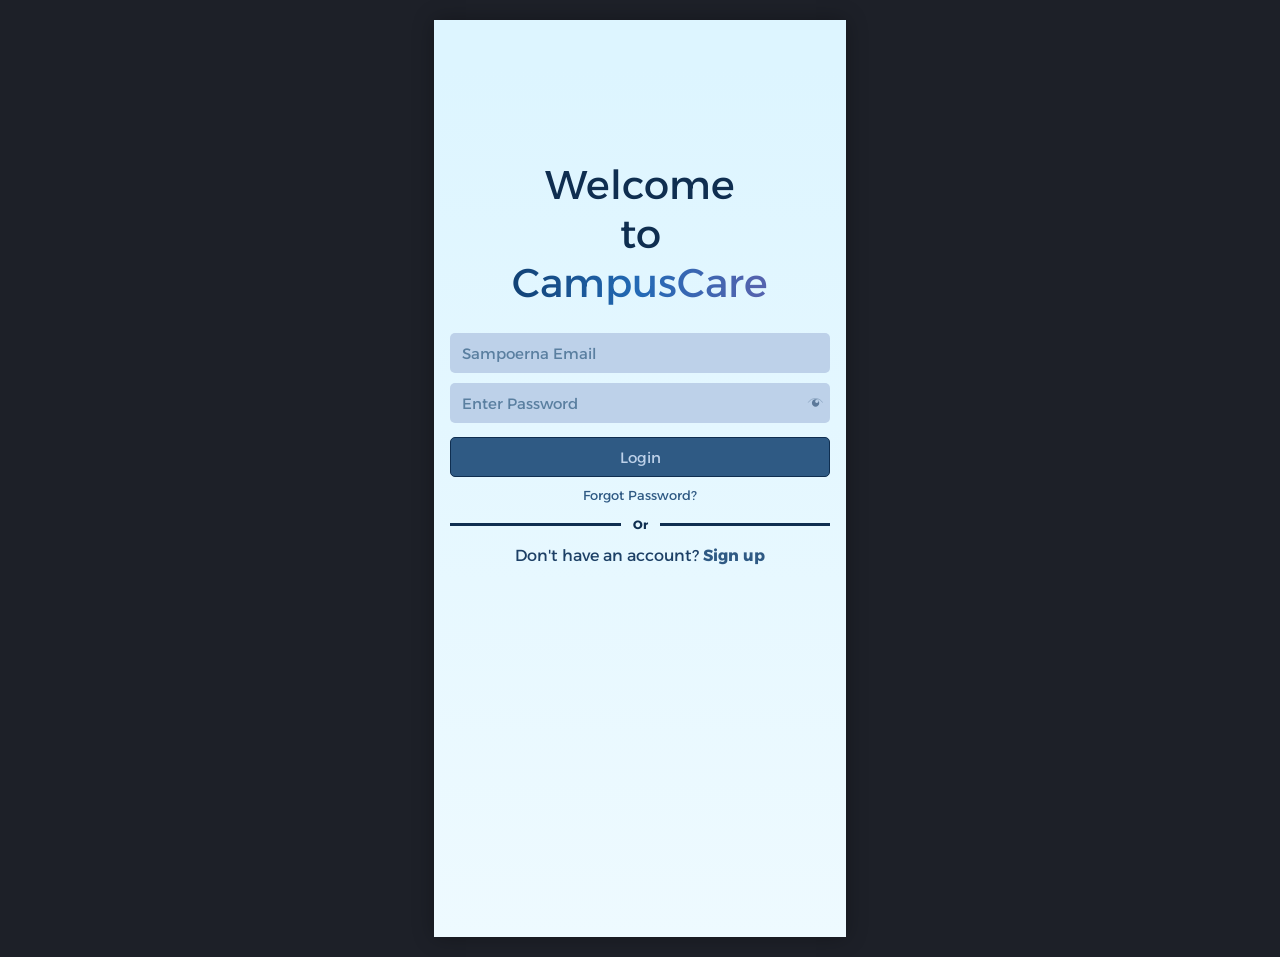
<file: index.html>
<!DOCTYPE html>
<html lang="en">
<head>
  <meta charset="UTF-8">
  <meta name="viewport" content="width=device-width, initial-scale=1.0">
  <title>CampusCare – Login</title>
  <script src="script.js"></script>
  <link rel="stylesheet" href="auth.css">
</head>
<body>
<div class="container">

  <div class="welcome-block">
    <span class="welcome-to">Welcome to</span>
    <span class="campus-care">CampusCare</span>
  </div>

  <!-- Email -->
  <div class="field-wrapper">
    <input type="email" id="email" placeholder="Sampoerna Email" autocomplete="email">
  </div>

  <!-- Password + eye toggle -->
  <div class="field-wrapper">
    <input type="password" id="password" placeholder="Enter Password" autocomplete="current-password">
    <button class="eye-toggle" type="button"
            onclick="togglePassword('password', this)"
            tabindex="-1" aria-label="Show password">
      <!-- Open eye — shown by default (password is hidden) -->
      <svg class="eye-icon eye-open-icon" viewBox="0 0 44 29" fill="none" xmlns="http://www.w3.org/2000/svg">
        <path d="M23.4375 5.5C28.408 5.5 32.4375 9.52943 32.4375 14.5C32.4375 19.4706 28.408 23.5 23.4375 23.5C18.4669 23.5 14.4375 19.4706 14.4375 14.5C14.4375 9.52943 18.4669 5.5 23.4375 5.5ZM26.4375 6.5C24.2283 6.5 22.4375 8.29086 22.4375 10.5C22.4375 12.7091 24.2283 14.5 26.4375 14.5C28.6466 14.5 30.4375 12.7091 30.4375 10.5C30.4375 8.29086 28.6466 6.5 26.4375 6.5Z" fill="#1D4066"/>
        <path d="M5.43747 13.5C13.1087 -0.361123 34.2046 0.705091 40.4375 13.5" stroke="#1D4066" stroke-width="1"/>
      </svg>
      <!-- Closed eye — hidden by default -->
      <svg class="eye-icon eye-closed-icon" viewBox="0 0 44 31" fill="none" xmlns="http://www.w3.org/2000/svg" style="display:none">
        <path d="M23.4375 7.21511C28.408 7.21511 32.4375 11.2445 32.4375 16.2151C32.4375 21.1857 28.408 25.2151 23.4375 25.2151C18.4669 25.2151 14.4375 21.1857 14.4375 16.2151C14.4375 11.2445 18.4669 7.21511 23.4375 7.21511ZM26.4375 8.21511C24.2283 8.21511 22.4375 10.006 22.4375 12.2151C22.4375 14.4242 24.2283 16.2151 26.4375 16.2151C28.6466 16.2151 30.4375 14.4242 30.4375 12.2151C30.4375 10.006 28.6466 8.21511 26.4375 8.21511Z" fill="#1D4066"/>
        <path d="M5.43747 15.2151C13.1087 1.35399 34.2046 2.4202 40.4375 15.2151" stroke="#1D4066"/>
        <line x1="8.83524" y1="5.00007" x2="37.2224" y2="25.8173" stroke="#BDD1E9" stroke-width="2" stroke-linecap="round"/>
        <line x1="8.83524" y1="4.00007" x2="37.2224" y2="24.8173" stroke="#1D4066" stroke-width="2" stroke-linecap="round"/>
      </svg>
    </button>
  </div>

  <button class="btn-login" onclick="login()"><span>Login</span></button>

  <span class="link" onclick="forgotPassword()">Forgot Password?</span>

  <div class="or-divider"><span>Or</span></div>

  <p>Don't have an account? <a href="signup.html">Sign up</a></p>


</div>
</body>
</html>
</file>
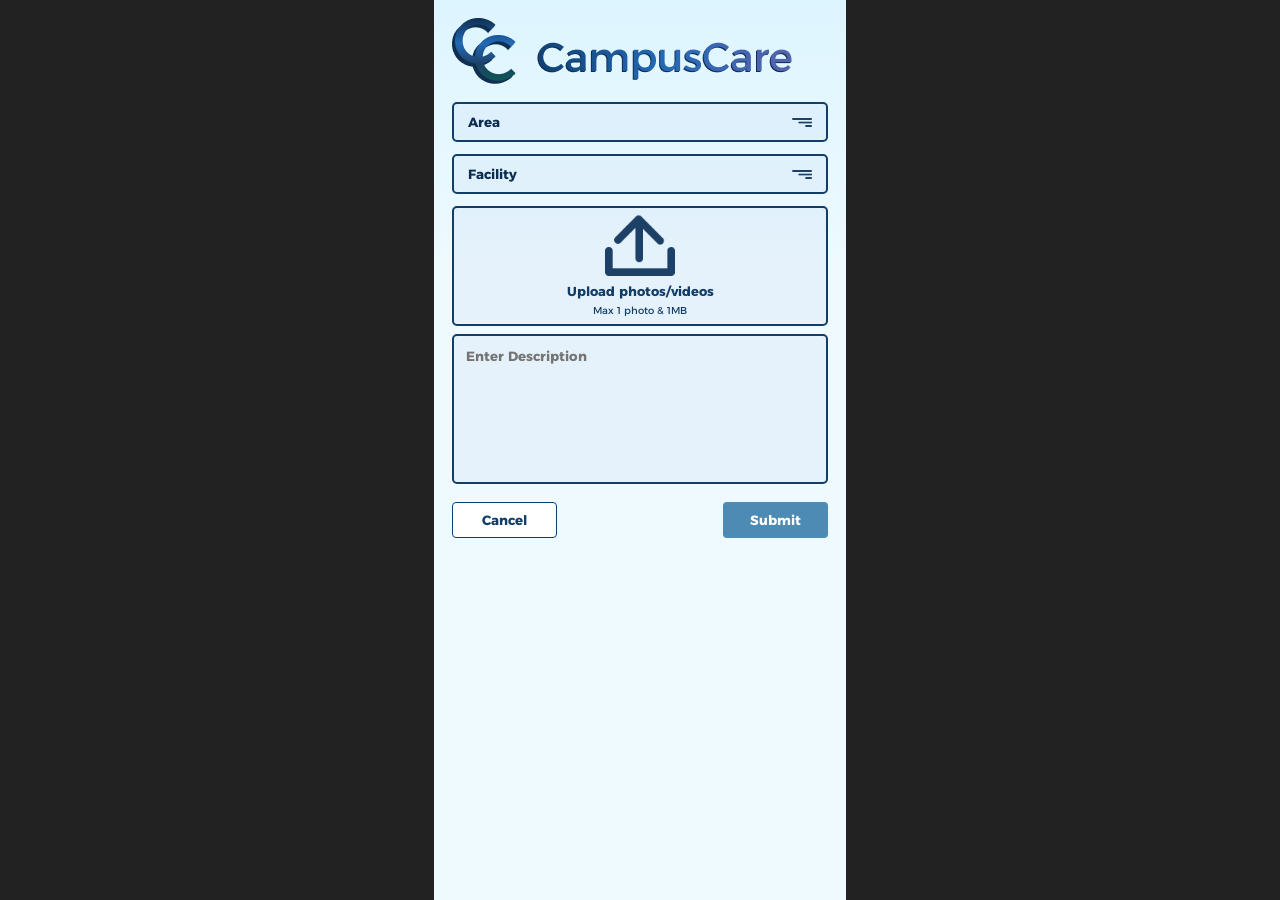
<file: addreport.html>
<!DOCTYPE html>
<html lang="en">
<head>
    <meta charset="UTF-8">
    <meta name="viewport" content="width=device-width, initial-scale=1.0">
    <title>Add Report</title>
    <link href="https://fonts.googleapis.com/css2?family=Alexandria:wght@300;400;500;600;700&display=swap" rel="stylesheet">
    <link rel="stylesheet" href="addReportStyle.css">
</head>
<body>
    <div class="phone">
        <header>
            <div class="logo"><img src="CampusCare_Logo.png" alt="CampuCare Logo" class="logo-img"></div>
        </header>

        <main>
            <!--Area-->
            <section class="dropdown-section area-section">
            <button class="dropdown-header" id="areaHeader">
                <span id="areaText">Area</span>
                <span class="dropdown-icon" id="areaIcon"></span>
            </button>

            <div class="area-content hidden" id="areaContent">
                <div class="floor-list" id="floorButtons">
                <button data-floor="19th">19th</button>
                <button data-floor="7th">7th</button>
                <button data-floor="6th">6th</button>
                <button data-floor="LG">LG</button>
                </div>

                <div class="class-list hidden" id="classButtons"></div>

                <div class="selected-area-wrapper hidden" id="selectedAreaWrapper">
                <button class="selected-area-btn" id="selectedAreaBtn"></button>
                </div>
            </div>
            </section>

            <!--Facility-->
            <section class="dropdown-section">
                <button class="dropdown-header" id="facilityHeader">
                    <span id="facilityText">Facility</span>
                    <span class="dropdown-icon" id="facilityIcon"></span>
                </button>

                <div class="dropdown-content hidden" id="facilityContent">
                    <div class="button-grid facility-grid" id="facilityButtons">
                        <button>Desk</button>
                        <button>Chair</button>
                        <button>Projector</button>
                        <button>Socket</button>
                        <button>Lights</button>
                        <button>Dispenser</button>
                        <button>Wifi</button>
                        <button>AC</button>
                        <button>Toilet <img src="Girl-Icon.png"></button>
                        <button>Toilet <img src="Boy-Icon.png"></button>
                        <button>Vending Machine</button>
                        <button id="othersBtn">Others...</button>
                    </div>
                </div>
            </section>

            <!--Upload-->
            <section class="upload-box" id="uploadBox">
            <input type="file" id="fileInput" accept="image/*" hidden />

            <div id="uploadDefault">
                <img class="upload-icon" src="Upload imagesphotos.png">
                <p>Upload photos/videos</p>
                <small>Max 1 photo & 1MB</small>
            </div>

            <div id="uploadPreview" class="upload-preview hidden"></div>
            </section>

        
        <!--Description-->
        <textarea id="description" placeholder="Enter Description"></textarea>
        
        <div class="actions">
            <button class="cancel-btn" id="cancelBtn">Cancel</button>
            <button class="submit-btn" id="submitBtn">Submit</button>
        </div>
    </main>

    <!--Popup for Others-->
    <div class="popup hidden" id="popup">
        <div class="popup-content">
            <h3>Enter Facility Name</h3>
            <input type="text" id="otherInput" placeholder="Example: Door handle" />

            <div class="popup-actions">
                <button id="closePopup">Cancel</button>
                <button id="saveOther">Save</button>
            </div>
        </div>
    </div>

    <!--Submit Popup-->
    <div class="popup hidden" id="confirmPopup">
    <div class="confirm-modal">
        <div class="confirm-message">
        Do you wish to submit?
        </div>

        <div class="confirm-actions">
        <button id="confirmCancel">Cancel</button>
        <button id="confirmSubmit">Submit</button>
        </div>
    </div>
    </div>

    <!-- Success Popup -->
    <div class="popup hidden no-blur" id="successPopup">
    <div class="success-layout">

        <header class="success-header">
        <img src="CampusCare_Logo.png" class="logo-img">
        </header>

        <div class="success-container">
        <h2 class="success-title">Reported</h2>

        <div class="success-box">
            <p>Your report will be reviewed shortly.</p>
        </div>

        <button id="successOk" class="success-btn">Okay.</button>
        </div>

    </div>
    </div>
    </div>

    <script src="addReportScript.js"></script>
</body>
</html>
</file>
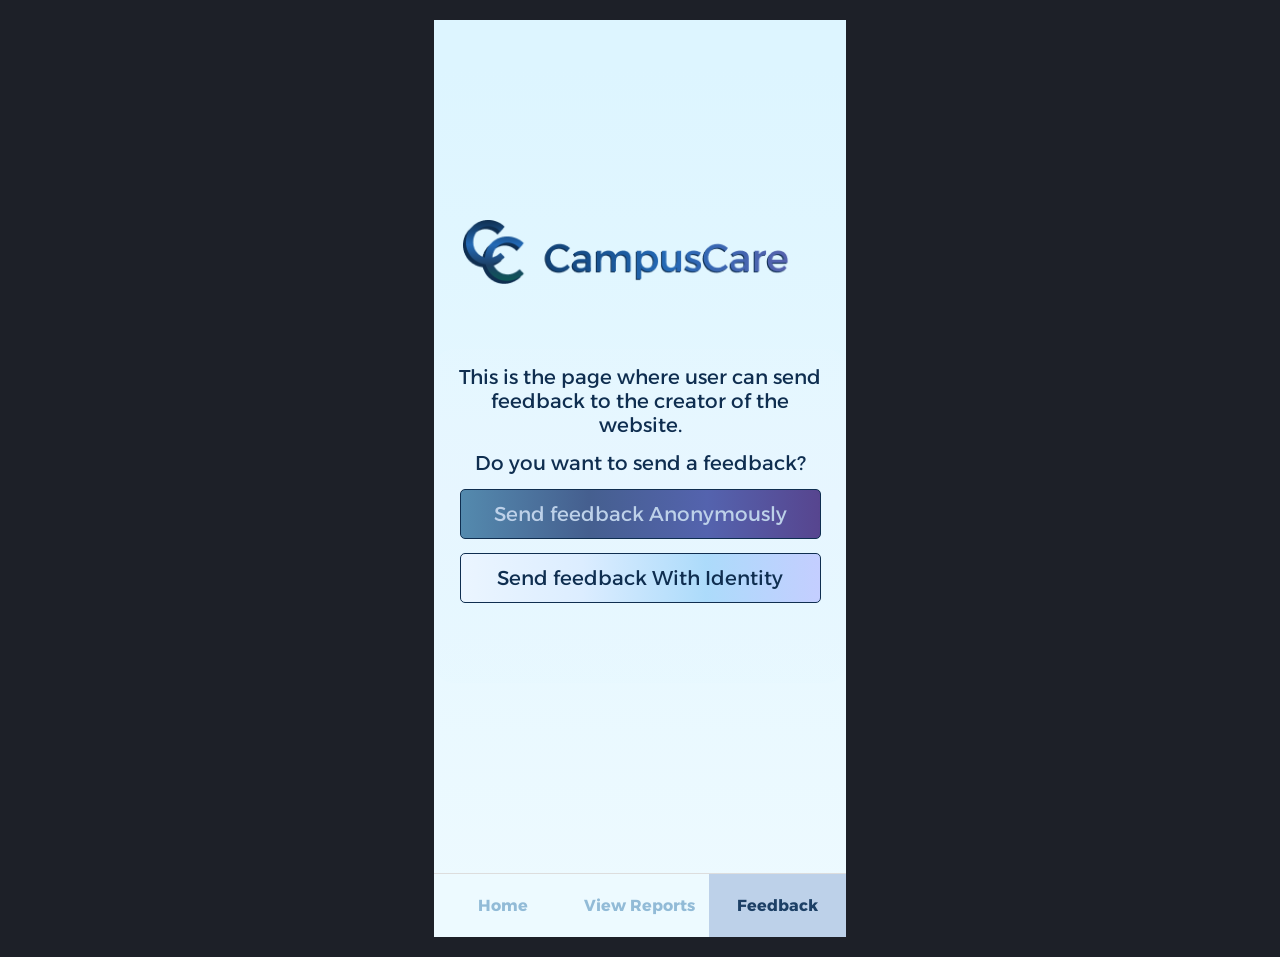
<file: feedback.html>
<!DOCTYPE html>
<html lang="en">
<head>
  <meta charset="UTF-8">
  <meta name="viewport" content="width=device-width, initial-scale=1.0">
  <title>CampusCare – Feedback</title>
  <link href="https://fonts.googleapis.com/css2?family=Alexandria:wght@100..900&display=swap" rel="stylesheet">
  <link rel="stylesheet" href="feedback.css">
  <script src="script.js"></script>
</head>
<body>

<!-- ═══════════════ STEP 1 ═══════════════ -->
<div id="step1">
  <div class="phone">

    <!-- ── Shared Header ── -->
    <div class="app-logo">
      <img src="CampusCare_Logo.png" alt="CampusCare" class="logo-img">
    </div>

    <!-- Mid card with text + buttons -->
    <div class="mid-card" style="padding-bottom: 80px;">
      <p class="desc-text">
        This is the page where user can send feedback to the creator of the website.
      </p>
      <p class="question-text">Do you want to send a feedback?</p>
      <button class="btn-anon" onclick="chooseAnon(true)">
        Send feedback Anonymously
      </button>
      <button class="btn-identity" onclick="chooseAnon(false)">
        Send feedback With Identity
      </button>
    </div>
  </div>

  <!-- Bottom nav – step 1 only -->
  <nav class="bottom-nav">
    <div class="nav-box" onclick="location.href='homepage.html'">Home</div>
    <div class="nav-box" onclick="location.href='viewreport.html'">View Reports</div>
    <div class="nav-box active">Feedback</div>
  </nav>
</div>

<!-- ═══════════════ STEP 2 ═══════════════ -->
<div class="container" id="step2">

  <!-- ── Shared Header ── -->
  <div class="app-logo">
      <img src="CampusCare_Logo.png" alt="CampusCare" class="logo-img">
    </div>

  <div id="emailField" class="field-wrap" style="display:none">
    <input type="email" id="fbEmail" placeholder="Sampoerna Email">
  </div>

  <div id="feedbackWrap" class="field-wrap">
    <textarea id="feedback" placeholder="Enter Feedback"></textarea>
  </div>

  <div class="btn-row">
    <button class="btn-cancel" onclick="goBack()">Cancel</button>
    <button class="btn-submit" onclick="confirmSubmit()">Submit</button>
  </div>

  <!-- ═══════════════ STEP 3 – confirm modal ═══════════════ -->
  <div class="fb-popup hidden" id="step3-overlay">
    <div class="confirm-modal">
      <div class="confirm-message">
        Do you wish to submit your feedback?
      </div>
      <div class="confirm-actions">
        <button class="btn-cancel" onclick="goBackToInput()">Cancel</button>
        <button class="btn-submit" onclick="submitFeedbackFinal()">Confirm</button>
      </div>
    </div>
  </div>

</div>

<!-- ═══════════════ STEP 4 – success ═══════════════ -->
<div id="step4">
  <div class="success-layout">

    <header class="success-header">
      <img src="CampusCare_Logo.png" class="logo-img">
    </header>

    <div class="success-container">
      <h2 class="success-title">Sent!</h2>

      <div class="success-box">
        <p>Thank you for the Feedback!</p>
      </div>

      <button class="success-btn" onclick="resetFeedback()">Okay.</button>
    </div>

  </div>
</div>
</body>
</html>
</file>
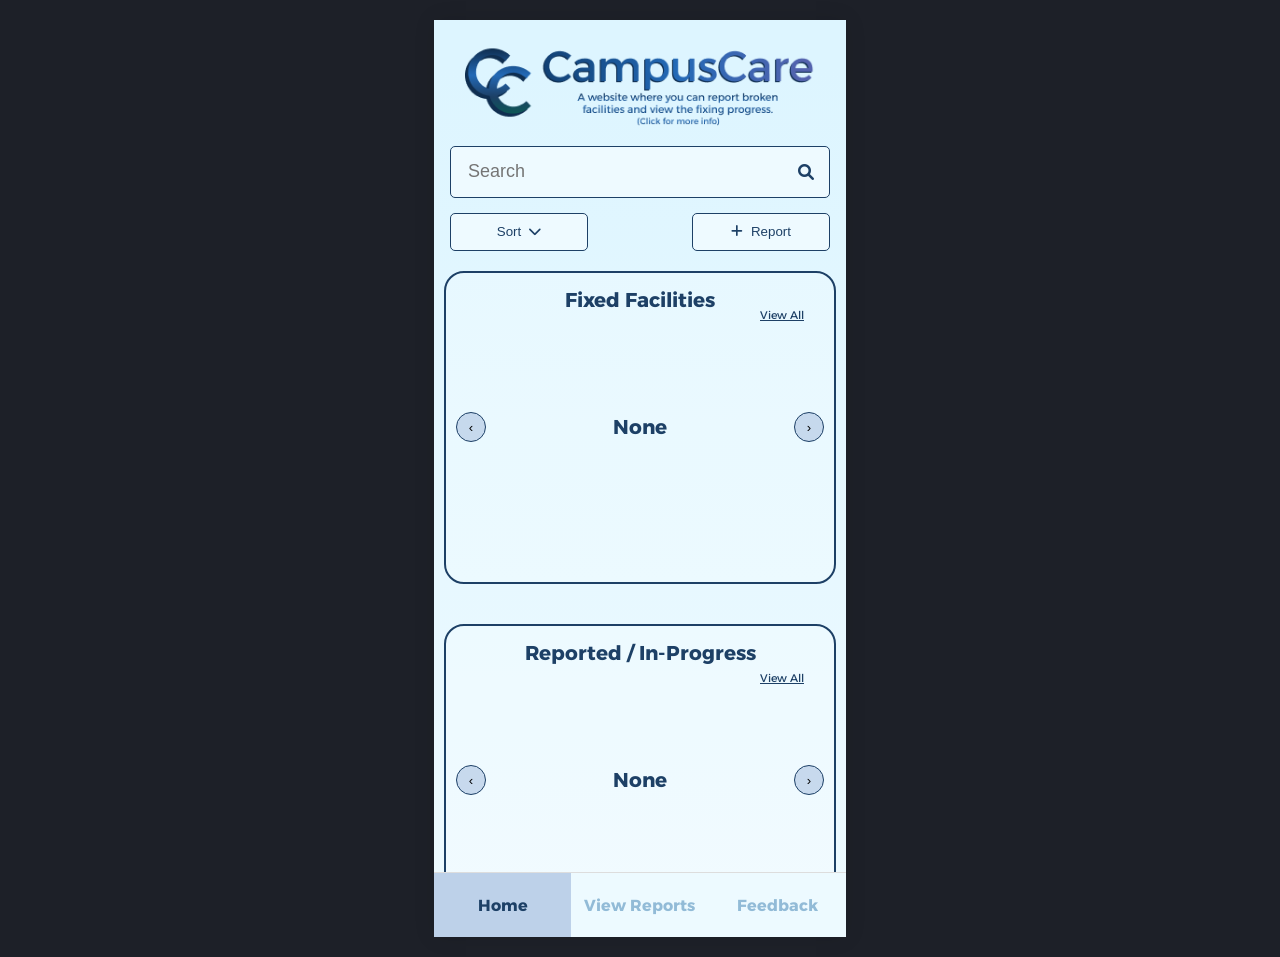
<file: homepage.html>
<!DOCTYPE html>
<html lang="en">
<head>
<meta charset="UTF-8">
<title>CampusCare - Home</title>

<link href="https://fonts.googleapis.com/css2?family=Alexandria:wght@400;700&display=swap" rel="stylesheet">
<link rel="stylesheet" href="https://cdnjs.cloudflare.com/ajax/libs/font-awesome/6.0.0/css/all.min.css">
<link rel="stylesheet" href="homepagestyle.css">

</head>

<body>

<div class="app-viewport">

    <!-- HEADER -->
    <div class="fixed-header">

        <header class="logo-container">
            <img src="logo.png" alt="Logo" class="main-logo" onclick="location.href='aboutus.html'">
        </header>

        <div class="search-area">
            <div class="search-box">
                <input type="text" id="searchInput" placeholder="Search" onkeyup="globalSearch()">
                <i class="fa fa-search"></i>
            </div>
        </div>

        <div class="action-btns">

            <div class="sort-wrapper">

                <button class="btn-action" onclick="toggleSort()">
                    Sort <i class="fa fa-chevron-down"></i>
                </button>

                <div class="sort-dropdown" id="sortMenu">                
                    <div class="sort-item" onclick="globalSort('Recent')">Recent</div>
                    <div class="sort-item" onclick="globalSort('Latest')">Latest</div>
                    <div class="sort-item" onclick="globalSort('19th')">19th Floor</div>
                    <div class="sort-item" onclick="globalSort('7th')">7th Floor</div>
                    <div class="sort-item" onclick="globalSort('6th')">6th Floor</div>
                    <div class="sort-item" onclick="globalSort('LG')">LG Floor</div>
                </div>

            </div>

            <button class="btn-action" onclick="location.href='addreport.html'">
                <i class="fa fa-plus"></i> Report
            </button>

        </div>

    </div>

    <!-- CONTENT -->
    <div class="scroll-content">

        <!-- FIXED -->
        <div class="fixed-facility-section">

            <div class="section-header-row">
                <div class="section-title">Fixed Facilities</div>
                <a href="viewreport.html" class="view-all">View All</a>
            </div>

            <div class="cards-container" id="fixedContainer"></div>

            <button class="nav-arrow progress-prev" onclick="scrollSection('fixedContainer', -1)">‹</button>
            <button class="nav-arrow progress-next" onclick="scrollSection('fixedContainer', 1)">›</button>

        </div>

        <!-- REPORTED -->
        <div class="progress-section">

            <div class="section-header-row">
                <div class="section-title">Reported / In-Progress</div>
                <a href="viewreport.html" class="view-allR">View All</a>
            </div>

            <div class="cards-container" id="issuedContainer"></div>

            <button class="nav-arrow progress-prev" onclick="scrollSection('issuedContainer', -1)">‹</button>
            <button class="nav-arrow progress-next" onclick="scrollSection('issuedContainer', 1)">›</button>

        </div>

    </div>

    <!-- NAV -->
    <nav class="bottom-nav">
        <div class="nav-box active" onclick="location.href='homepage.html'">Home</div>
        <div class="nav-box" onclick="location.href='viewreport.html'">View Reports</div>
        <div class="nav-box" onclick="location.href='feedback.html'">Feedback</div>
    </nav>

</div>

<script src="homepagescript.js"></script>

</body>
</html>
</file>
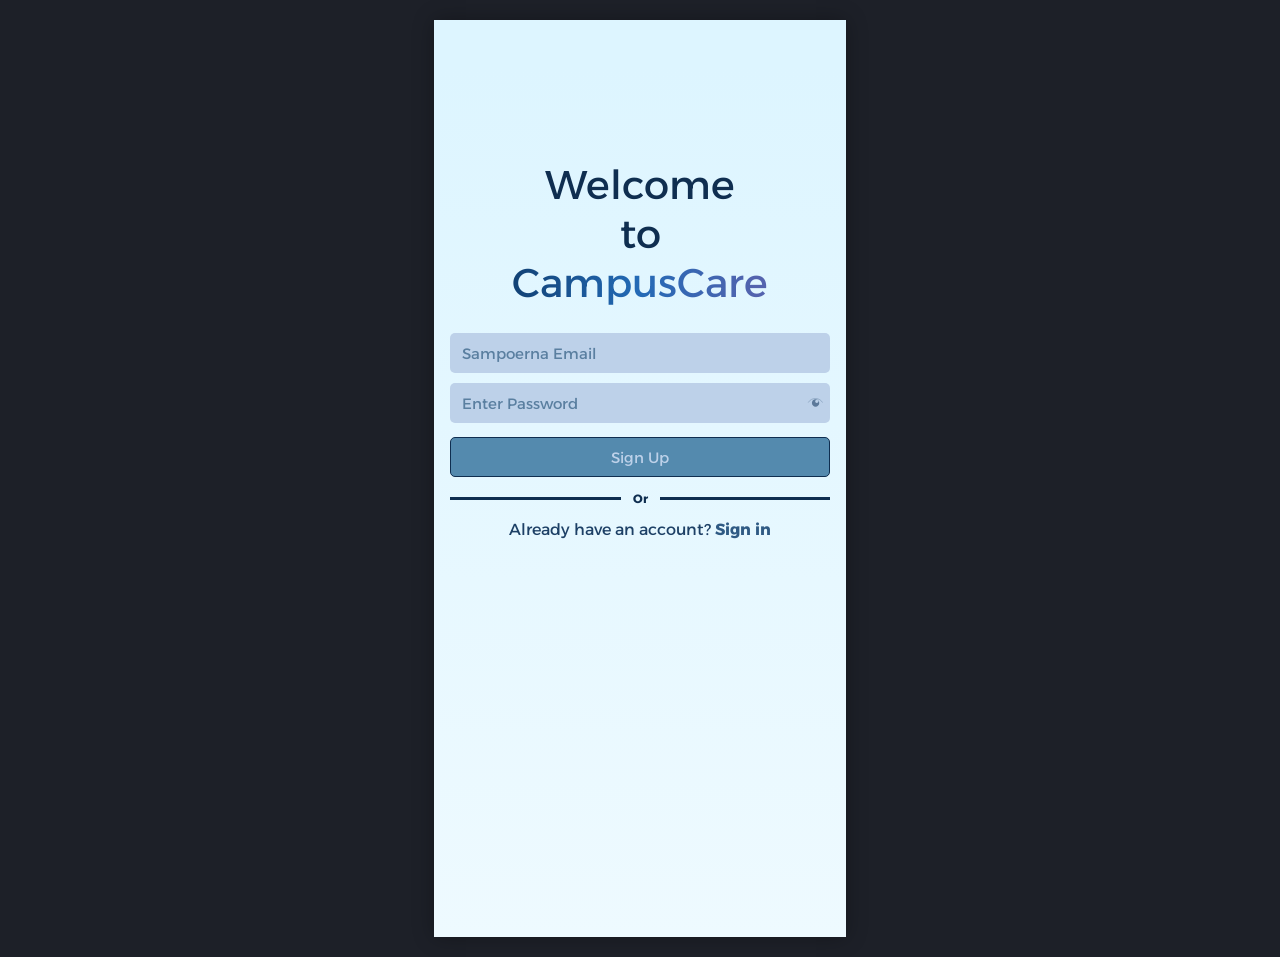
<file: signup.html>
<!DOCTYPE html>
<html lang="en">
<head>
  <meta charset="UTF-8">
  <meta name="viewport" content="width=device-width, initial-scale=1.0">
  <title>CampusCare – Sign Up</title>
  <script src="script.js"></script>
  <link rel="stylesheet" href="auth.css">
</head>
<body>
<div class="container">

  <div class="welcome-block">
    <span class="welcome-to">Welcome to</span>
    <span class="campus-care">CampusCare</span>
  </div>

  <!-- Email -->
  <div class="field-wrapper">
    <input type="email" id="email" placeholder="Sampoerna Email" autocomplete="email">
  </div>

  <!-- Password + eye toggle -->
  <div class="field-wrapper">
    <input type="password" id="password" placeholder="Enter Password" autocomplete="new-password">
    <button class="eye-toggle" type="button"
            onclick="togglePassword('password', this)"
            tabindex="-1" aria-label="Show password">
      <!-- Open eye — shown by default -->
      <svg class="eye-icon eye-open-icon" viewBox="0 0 44 29" fill="none" xmlns="http://www.w3.org/2000/svg">
        <path d="M23.4375 5.5C28.408 5.5 32.4375 9.52943 32.4375 14.5C32.4375 19.4706 28.408 23.5 23.4375 23.5C18.4669 23.5 14.4375 19.4706 14.4375 14.5C14.4375 9.52943 18.4669 5.5 23.4375 5.5ZM26.4375 6.5C24.2283 6.5 22.4375 8.29086 22.4375 10.5C22.4375 12.7091 24.2283 14.5 26.4375 14.5C28.6466 14.5 30.4375 12.7091 30.4375 10.5C30.4375 8.29086 28.6466 6.5 26.4375 6.5Z" fill="#1D4066"/>
        <path d="M5.43747 13.5C13.1087 -0.361123 34.2046 0.705091 40.4375 13.5" stroke="#1D4066" stroke-width="1"/>
      </svg>
      <!-- Closed eye — hidden by default -->
      <svg class="eye-icon eye-closed-icon" viewBox="0 0 44 31" fill="none" xmlns="http://www.w3.org/2000/svg" style="display:none">
        <path d="M23.4375 7.21511C28.408 7.21511 32.4375 11.2445 32.4375 16.2151C32.4375 21.1857 28.408 25.2151 23.4375 25.2151C18.4669 25.2151 14.4375 21.1857 14.4375 16.2151C14.4375 11.2445 18.4669 7.21511 23.4375 7.21511ZM26.4375 8.21511C24.2283 8.21511 22.4375 10.006 22.4375 12.2151C22.4375 14.4242 24.2283 16.2151 26.4375 16.2151C28.6466 16.2151 30.4375 14.4242 30.4375 12.2151C30.4375 10.006 28.6466 8.21511 26.4375 8.21511Z" fill="#1D4066"/>
        <path d="M5.43747 15.2151C13.1087 1.35399 34.2046 2.4202 40.4375 15.2151" stroke="#1D4066"/>
        <line x1="8.83524" y1="5.00007" x2="37.2224" y2="25.8173" stroke="#BDD1E9" stroke-width="2" stroke-linecap="round"/>
        <line x1="8.83524" y1="4.00007" x2="37.2224" y2="24.8173" stroke="#1D4066" stroke-width="2" stroke-linecap="round"/>
      </svg>
    </button>
  </div>

  <button class="btn-signup" onclick="signup()"><span>Sign Up</span></button>

  <div class="or-divider"><span>Or</span></div>

  <p>Already have an account? <a href="login.html">Sign in</a></p>


</div>
</body>
</html>
</file>
<file: auth.css>
@import url('https://fonts.googleapis.com/css2?family=Alexandria:wght@100..900&display=swap');

* { box-sizing: border-box; margin: 0; padding: 0; }

body {
  font-family: 'Alexandria', 'Segoe UI', sans-serif;
  min-height: 100vh;
  margin: 0;
  display: flex;
  justify-content: center;
  align-items: center;
  background-color: #1d2028;
  padding: 20px;
}

/* ── 412×917 phone viewport ── */
.container {
  display: flex;
  flex-direction: column;
  align-items: center;
  gap: 10px;
  padding: 40px 20px;
  width: 412px;
  height: 917px;
  background: linear-gradient(#DDF5FF 5%, #EEFAFF);
  border-radius: 0;
  border: none;
  box-shadow: 0 0 20px rgba(0,0,0,0.3);
  overflow: hidden;
  position: relative;
}

/* ── "Welcome to / CampusCare" ── */
.welcome-block {
  display: flex;
  flex-direction: column;
  align-items: center;
  width: 256px;
  margin-bottom: 16px;
  margin-top: 100px;
}

.welcome-block .welcome-to {
  font-family: 'Alexandria', sans-serif;
  font-weight: 400;
  font-size: 40px;
  line-height: 49px;
  text-align: center;
  color: #0F2E50;
  display: block;
  width: 240px;
}

.welcome-block .campus-care {
  font-family: 'Alexandria', sans-serif;
  font-weight: 400;
  font-size: 40px;
  line-height: 49px;
  text-align: center;
  background: linear-gradient(90deg, #114174 0%, #236AB6 49.04%, #5463AE 96.15%);
  -webkit-background-clip: text;
  -webkit-text-fill-color: transparent;
  background-clip: text;
  display: block;
  width: 256px;
}

/* ── Input field wrapper ── */
.field-wrapper {
  position: relative;
  width: 380px;
  height: 40px;
}

.field-wrapper::before {
  content: '';
  position: absolute;
  inset: 0;
  background: #BDD1E9;
  border-radius: 5px;
  pointer-events: none;
}

.field-wrapper input {
  position: absolute;
  top: 4px;
  bottom: 4px;
  left: 12px;
  right: 30px;
  width: auto;
  height: auto;
  background: transparent;
  border: none;
  outline: none;
  padding: 0;
  font-family: 'Alexandria', 'Segoe UI', sans-serif;
  font-size: 15px;
  color: #0F2E50;
  line-height: 1;
}

.field-wrapper input::placeholder { color: #5a7fa0; opacity: 1; }

/* ── Eye toggle ── */
.field-wrapper .eye-toggle {
  position: absolute;
  right: 6px;
  top: 50%;
  transform: translateY(-50%);
  background: none;
  border: none;
  cursor: pointer;
  padding: 0;
  width: auto;
  display: flex;
  align-items: center;
}

.field-wrapper .eye-toggle:hover { background: none; }

.eye-icon {
  width: 18px;
  height: 18px;
  opacity: 0.6;
  transition: opacity 0.2s;
}

.field-wrapper .eye-toggle:hover .eye-icon { opacity: 1; }

/* ── Inline field error ── */
.field-error {
  width: 380px;
  font-family: 'Alexandria', sans-serif;
  font-size: 12px;
  color: #c0392b;
  background: rgba(192, 57, 43, 0.08);
  border: 1px solid rgba(192, 57, 43, 0.25);
  border-radius: 4px;
  padding: 5px 10px;
  margin-top: 2px;
  text-align: left;
  animation: fadeIn 0.15s ease;
}

@keyframes fadeIn {
  from { opacity: 0; transform: translateY(-4px); }
  to   { opacity: 1; transform: translateY(0); }
}

/* ── Login button ── */
.btn-login {
  display: flex;
  align-items: center;
  justify-content: center;
  width: 380px;
  height: 40px;
  cursor: pointer;
  border: 1px solid #0F2E50;
  border-radius: 5px;
  background: #2F5A84;
  transition: opacity 0.15s, transform 0.1s;
  margin-top: 4px;
}

.btn-login span {
  font-family: 'Alexandria', sans-serif;
  font-weight: 400;
  font-size: 15px;
  color: #BDD1E9;
}

.btn-login:hover  { opacity: 0.88; transform: scale(0.98); }
.btn-login:active { transform: scale(0.96); }

/* ── Sign Up button ── */
.btn-signup {
  display: flex;
  align-items: center;
  justify-content: center;
  width: 380px;
  height: 40px;
  cursor: pointer;
  border: 1px solid #0F2E50;
  border-radius: 5px;
  background: #548AAE;
  transition: opacity 0.15s, transform 0.1s;
  margin-top: 4px;
}

.btn-signup span {
  font-family: 'Alexandria', sans-serif;
  font-weight: 400;
  font-size: 15px;
  color: #BDD1E9;
}

.btn-signup:hover  { opacity: 0.88; transform: scale(0.98); }
.btn-signup:active { transform: scale(0.96); }

/* ── "Or" divider ── */
.or-divider {
  display: flex;
  align-items: center;
  width: 380px;
  margin: 4px 0;
}

.or-divider::before,
.or-divider::after {
  content: '';
  flex: 1;
  height: 0;
  border-top: 3px solid #0F2E50;
}

.or-divider span {
  font-family: 'Alexandria', sans-serif;
  font-weight: 700;
  font-size: 12px;
  color: #0F2E50;
  padding: 0 12px;
  white-space: nowrap;
}

/* ── Links ── */
.link {
  color: #2F5A84;
  cursor: pointer;
  font-family: 'Alexandria', sans-serif;
  font-size: 13px;
  text-decoration: none;
}

.link:hover { text-decoration: underline; }

/* ── Paragraph text ── */
p {
  color: #1D4066;
  font-family: 'Alexandria', sans-serif;
  font-size: 16px;
  line-height: 20px;
  text-align: center;
  width: 288px;
}

p a { color: #2F5A84; font-weight: bold; text-decoration: none; }
p a:hover { text-decoration: underline; }

/* ════════════════════════════════════════
   BOTTOM NAV — copied from homepage
   ════════════════════════════════════════ */
.bottom-nav {
  position: absolute;
  bottom: 0;
  left: 0;
  width: 412px;
  height: 64px;
  display: flex;
  border-top: 1px solid #BDD1E9;
  z-index: 50;
}

.nav-box {
  flex: 1;
  height: 64px;
  display: flex;
  align-items: center;
  justify-content: center;
  font-family: 'Alexandria', sans-serif;
  font-weight: 700;
  font-size: 13px;
  color: #92BBD7;
  cursor: pointer;
  text-decoration: none;
  background: #EDFAFF;
  border: none;
  transition: background 0.15s, color 0.15s;
  user-select: none;
}

.nav-box.active {
  background: #BDD1E9;
  color: #1D4066;
}

.nav-box:hover:not(.active) {
  background: #DDF5FF;
  color: #548AAE;
}
</file>
<file: addReportStyle.css>
* {
  box-sizing: border-box;
  font-family: 'Alexandria', sans-serif;
}

body {
  margin: 0;
  font-family: 'Alexandria', sans-serif;
  background: #222;
  display: flex;
  justify-content: center;
  padding: 20px;
}

.phone {
  width: 412px;
  height: 917px;
  background: linear-gradient(
    to bottom,
    #DDF5FF 0%,
    #EEFAFF 30%
  );
  padding: 18px;
  position: relative;
  overflow: hidden;
}

header {
  display: flex;
  align-items: center;
  gap: 12px;
  margin-bottom: 18px;
}

.logo-img {
  width: 100%;
  max-width: 341px;
  height: auto;
  object-fit: contain;
}

h1 {
  color: #104a82;
  font-size: 26px;
  margin: 0;
}

.area-content {
  border: 2px solid #123d67;
  border-top: none;
  padding: 8px;
  border-radius: 0 0 4px 4px;
}

.floor-list {
  display: grid;
  grid-template-columns: repeat(4, 1fr);
  gap: 8px;
  width: 100%;
}

.class-list {
  width: 100%;
  margin-top: 8px;
  display: grid;
  grid-template-columns: repeat(4, 1fr);
  gap: 8px;
  max-height: 170px;
  overflow-y: auto;
  padding-right: 4px;

  scrollbar-width: none;
  -ms-overflow-style: none;
}

.floor-list button {
  width: 100%;
}

.class-list button {
  width: 100%;  
  min-height: 28px;
}

.floor-list button.selected,
.class-list button.selected {
  background: #9ebfdd;
}

.dropdown-section {
  margin-bottom: 8px;
}

.dropdown-header {
  width: 100%;
  height: 40px;
  border: 2px solid #123d67;
  border-radius: 4px;
  background: transparent;
  color: #0b2d4f;
  display: flex;
  justify-content: space-between;
  align-items: center;
  padding: 0 14px;
  font-weight: bold;
}

.selected-area-btn {
  display: flex;
  align-items: center;
  gap: 4px;
}

.dropdown-content {
  border: 2px solid #123d67;
  border-top: none;
  padding: 10px;
  border-radius: 0 0 4px 4px;
}

.selected-area-btn {
  width: 80px;
  height: 28px;
  border: 1px solid #123d67;
  background: #c7d9ec;
  color: #123d67;
  font-size: 11px;
  font-weight: bold;
}

.button-grid {
  display: grid;
  grid-template-columns: repeat(4, 1fr);
  gap: 10px;
}

.button-grid button {
  border: none;
  background: #bfd5ed;
  color: #16456f;
  padding: 8px;
  border-radius: 4px;
  font-size: 12px;
  font-weight: bold;
}

.button-grid button.selected {
  background: #4d8bb5;
  color: white;
}

.facility-grid {
  grid-template-columns: repeat(4, 1fr);
}

.upload-box {
  height: 120px;
  border: 2px solid #123d67;
  border-radius: 5px;
  margin-top: 8px;
  margin-bottom: 8px;

  display: flex;
  flex-direction: column;
  align-items: center;
  justify-content: center;

  text-align: center;

  background: rgba(189, 209, 233, 0.2);
  color: #123d67;
  cursor: pointer;
  overflow: hidden;
}

.upload-icon {
  font-size: 62px; 
  line-height: 1;
  height: 62px;

  display: flex;
  align-items: center;
  justify-content: center;

  margin: 0 auto 8px auto; 
}

.upload-box p {
  margin: 0;
  font-weight: bold;
  font-size: 13px;
  line-height: 1.2;
}

.upload-box small {
  margin-top: 3px;
  font-size: 10px;
  line-height: 1.2;
}

.preview-area {
  display: flex;
  gap: 8px;
  flex-wrap: wrap;
  margin-bottom: 8px;
}

.preview-area img,
.preview-area video {
  width: 70px;
  height: 70px;
  object-fit: cover;
  border: 1px solid #123d67;
  border-radius: 4px;
}

textarea {
  width: 100%;
  height: 150px;
  resize: none;
  border: 2px solid #123d67;
  border-radius: 5px;
  padding: 12px;

  background: linear-gradient(
    to bottom,
    #FADFFF 0%,
    #DDF5FF 100%
  );

  color: #0b2d4f;
  font-weight: bold;
}

.actions {
  display: flex;
  justify-content: space-between;
  margin-top: 14px;
}

.actions button {
  width: 105px;
  height: 36px;
  border-radius: 4px;
  font-weight: bold;
}

.cancel-btn {
  background: white;
  border: 1px solid #123d67;
  color: #123d67;
}

.submit-btn {
  background: #4d8bb5;
  border: none;
  color: white;
}

.hidden {
  display: none !important;
}

.popup {
  position: absolute;
  inset: 0;
  background: rgba(0, 0, 0, 0.25);
  backdrop-filter: blur(6px);
  -webkit-backdrop-filter: blur(6px);
  justify-content: center;
  align-items: center;
  z-index: 999;
}

.popup:not(.hidden) {
  display: flex;
}

.popup-content {
  width: 300px;
  background: white;
  padding: 20px;
  border-radius: 8px;
}

.popup-content h3 {
  margin-top: 0;
  color: #123d67;
}

.popup-content p {
  font-weight: bold;
  color: #123d67;
}

.popup-content h2 {
  margin-bottom: 10px;
}

.popup-content button {
  margin-top: 12px;
  padding: 8px 16px;
  border-radius: 4px;
  border: 1px solid #123d67;
  background: white;
}

.popup-content input {
  width: 100%;
  padding: 10px;
  border: 1px solid #123d67;
  border-radius: 4px;
}

.popup-actions {
  display: flex;
  justify-content: space-between;
  margin-top: 16px;
}

.floor-list button,
.class-list button,
.selected-area-btn {
  border: none;
  background: #bfd5ed;
  color: #123d67;
  border-radius: 4px;
  font-size: 12px;
  font-weight: bold;
}

.floor-list {
  display: grid;
  grid-template-columns: repeat(4, 1fr);
  gap: 10px;
}

.floor-list button {
  width: 100%;
  height: 28px;
}


.floor-list button.selected {
  background: #8fb6d8;
}

.upload-preview {
  display: flex;
  align-items: center;
  gap: 12px;
  width: 100%;
  padding: 12px;
  text-align: left;
}

.upload-preview img {
  width: 75px;
  height: 75px;
  object-fit: cover;
  border-radius: 6px;
  border: 1px solid #123d67;
}

.upload-preview p {
  margin: 0;
  font-size: 13px;
  font-weight: bold;
  color: #123d67;
  word-break: break-word;
}

.dropdown-header,
.area-content,
.dropdown-content,
.upload-box,
textarea {
  background: rgba(189, 209, 233, 0.2); /* #BDD1E9 20% */
  border: 2px solid #123d67;
  border-radius: 5px;
}

.dropdown-icon {
  width: 20px;
  height: 20px;

  display: flex;
  align-items: center;
  justify-content: center;

  background-image: url("Union.png");
  background-size: contain;
  background-repeat: no-repeat;
  background-position: center;
}

/* OPEN STATE: show V */
.dropdown-icon.open {
  background-image: none;
}

.dropdown-icon.open::after {
  content: "V";
  color: #123d67;
  font-weight: bold;
  font-size: 16px;
  line-height: 1;
}

.popup {
  background: rgba(0, 0, 0, 0.25);
  backdrop-filter: blur(6px);
  -webkit-backdrop-filter: blur(6px);
}

.confirm-modal {
  width: 320px;
}

.confirm-message {
  background: rgba(221, 245, 255, 0.95);
  border: 2px solid #123d67;
  border-radius: 5px;
  padding: 18px;
  text-align: center;
  color: #123d67;
  font-size: 20px;
  font-weight: bold;
  margin-bottom: 14px;
}

.confirm-actions {
  display: flex;
  justify-content: space-between;
}

.confirm-actions button {
  width: 110px;
  height: 38px;
  border: 1.5px solid #123d67;
  border-radius: 5px;
  background: white;
  color: #123d67;
  font-weight: bold;
}

#confirmSubmit {
  background: #4d8bb5;
  color: white;
  border: none;
}

.success-modal {
  width: 340px;
  text-align: center;
  background: transparent;
}

.success-modal h2 {
  color: #14951f;
  font-size: 28px;
  margin-bottom: 4px;
  text-decoration: underline;
}

.success-modal p {
  color: #14951f;
  border: 1.5px solid #14951f;
  background: rgba(220, 255, 220, 0.55);
  padding: 10px;
  border-radius: 3px;
  font-size: 14px;
  margin: 0 0 14px;
}

.success-modal button {
  width: 90px;
  height: 28px;
  border: 1px solid #123d67;
  border-radius: 4px;
  background: white;
  color: #123d67;
  font-size: 12px;
}

.success-container {
  text-align: center;
  width: 320px;
}

/* TOP TEXT */
.success-title {
  color: #259427;
  font-size: 28px;
  margin-bottom: 8px;
  text-decoration: underline;
}

/* BOX (middle) */
.success-box {
  border: 1.5px solid #259427;

  background: linear-gradient(
    to bottom,
    #E8FFE8 0%,
    #D8FFD8 100%
  );

  border-radius: 4px;
  padding: 12px;
  margin-bottom: 14px;
}

.success-box p {
  color: #259427;
  font-size: 14px;
  font-weight: bold;
}

/* BUTTON (bottom) */
.success-btn {
  width: 90px;
  height: 30px;
  border: 1px solid #123d67;
  border-radius: 4px;
  background: white;
  color: #123d67;
  font-size: 12px;
}

.popup.no-blur {
  background: linear-gradient(
    to bottom,
    #DDF5FF 0%,
    #DCFFE9 24%,
    #F8FFEB 61%,
    #DAFFEE 100%
  );

  backdrop-filter: none;
  -webkit-backdrop-filter: none;
}

.success-layout {
  width: 100%;
  min-height: 100%;
  padding: 18px;

  position: relative;
}

.success-header {
  width: 100%;
}

.success-header .logo-img {
  width: 100%;
  max-width: 341px;
  height: auto;
}

/* CENTER the Reported section */
.success-container {
  position: absolute;
  top: 50%;
  left: 50%;

  transform: translate(-50%, -50%);

  width: 320px;
  text-align: center;
}

/* Dropdown animation */
.area-content,
.dropdown-content {
  display: block;
  overflow: hidden;
  max-height: 500px;
  opacity: 1;
  transition: max-height 600ms ease, opacity 600ms ease, padding 600ms ease;
}

.area-content.hidden,
.dropdown-content.hidden {
  display: block !important;
  max-height: 0;
  opacity: 0;
  padding-top: 0;
  padding-bottom: 0;
  pointer-events: none;
}

/* Icon animation */
.dropdown-icon {
  transition: opacity 600ms ease;
}

/* POPUP BASE */
.popup {
  opacity: 0;
  pointer-events: none;
  transition: opacity 600ms ease;
}

/* ACTIVE POPUP */
.popup.active {
  opacity: 1;
  pointer-events: auto;
}

/* MODAL ANIMATION */
.confirm-modal,
.success-modal {
  transform: scale(0.9);
  opacity: 0;
  transition: transform 600ms ease, opacity 600ms ease;
}

/* ACTIVE STATE */
.popup.active .confirm-modal,
.popup.active .success-modal {
  transform: scale(1);
  opacity: 1;
}

.area-content {
  max-height: 220px;
  overflow-y: auto;
}

.class-list::-webkit-scrollbar {
  display: none;
}

.toilet-icon {
  width: 15px;
  height: 15px;
  object-fit: contain;

  display: inline-block;
  vertical-align: middle;

  margin-left: 5px;
  margin-bottom: 2px;
}

@media screen and (max-width: 480px) {

  .phone,
  .container,
  #step1,
  #step2,
  #step4 {
    width: 100%;
    max-width: 100%;
    min-height: 100vh;
  }

  .main-logo,
  .logo-img {
    width: 90%;
    height: auto;
  }

  .field-wrapper,
  .search-area,
  .action-btns,
  .btn-row,
  .btn-anon,
  .btn-identity {
    width: 100% !important;
    max-width: 100%;
  }

}

img {
  max-width: 100%;
  height: auto;
  display: block;
}

body {
  padding: 0;
  align-items: flex-start;
}

.phone {
  width: 100%;
  max-width: 412px;
  min-height: 100vh;
  height: auto;
}

.upload-box {
  display: flex;
  flex-direction: column;
  justify-content: center;
  align-items: center;
  text-align: center;
}

@media screen and (max-width: 480px) {
  .phone {
    width: 100vw;
    max-width: 100vw;
  }
}

.selected-area-btn,
.button-grid button {
  display: flex;
  align-items: center;
  justify-content: center;
  gap: 4px;
}

#facilityText {
  display: flex;
  align-items: center;
  gap: 5px;
}
</file>
<file: feedback.css>
/* ── Reset ── */
* { box-sizing: border-box; margin: 0; padding: 0; }

/* ── Body ── */
body {
  font-family: 'Alexandria', 'Segoe UI', sans-serif;
  min-height: 100vh;
  margin: 0;
  background-color: #1d2028;
  display: flex;
  justify-content: center;
  align-items: center;
  padding: 20px;
}

/* ── Phone frame (matches homepage .app-viewport) ── */
.phone {
  position: relative;
  width: 412px;
  height: 917px;
  background: linear-gradient(#DDF5FF 5%, #EEFAFF);
  display: flex;
  flex-direction: column;
  align-items: center;
  box-shadow: 0 0 20px rgba(0,0,0,0.1);
  overflow: hidden;
}

/* ── Mid card rectangle ── */
.mid-card {
  position: relative;
  width: 100%;
  background: linear-gradient(180deg,
    rgba(239,247,255,0.1) 0%,
    #E7F6FF 46.15%,
    rgba(221,245,255,0.1) 100%);
  border-radius: 20px;
  margin-top: 329px;
  padding: 16px 16px 100px;
  display: flex;
  flex-direction: column;
  align-items: center;
  gap: 14px;
}

/* ══════════════════════════════════════════
   APP LOGO
   ══════════════════════════════════════════ */

/* Step 1: absolutely positioned on the phone frame */
#step1 .app-logo {
  position: absolute;
  width: 326px;
  height: 66px;
  left: 29px;
  top: 199px;
}

/* Steps 2 / 4: absolutely positioned */
.container .app-logo {
  position: absolute;
  width: 326px;
  height: 66px;
  left: 29px;
  top: 80px;
}

.logo-img {
  width: 100%;
  height: 100%;
  object-fit: contain;
}

/* ── Description text ── */
.desc-text {
  font-family: 'Alexandria', sans-serif;
  font-weight: 400;
  font-size: 20px;
  line-height: 24px;
  text-align: center;
  color: #0F2E50;
  padding: 0 6px;
}

/* ── Question text ── */
.question-text {
  font-family: 'Alexandria', sans-serif;
  font-weight: 400;
  font-size: 20px;
  line-height: 24px;
  text-align: center;
  color: #0F2E50;
}

/* ── Step 1 buttons ── */
.btn-anon {
  width: 380px;
  max-width: 95%;
  height: 50px;
  border-radius: 5px;
  border: 1px solid #0F2E50;
  background: linear-gradient(90deg, #548AAE 0%, #455F8F 35.58%, #5463AE 68.75%, #57458F 100%);
  cursor: pointer;
  display: flex;
  align-items: center;
  justify-content: center;
  font-family: 'Alexandria', sans-serif;
  font-weight: 400;
  font-size: 20px;
  color: #BDD1E9;
  transition: opacity 0.15s;
}

.btn-anon:hover { opacity: 0.88; }

.btn-identity {
  width: 380px;
  max-width: 95%;
  height: 50px;
  border-radius: 5px;
  border: 1px solid #0F2E50;
  background: linear-gradient(90deg, #EBF5FF 0%, #DCEDFF 33.65%, rgba(166,216,250,0.9) 68.27%, #C4CEFF 100%);
  cursor: pointer;
  display: flex;
  align-items: center;
  justify-content: center;
  font-family: 'Alexandria', sans-serif;
  font-weight: 400;
  font-size: 20px;
  color: #0F2E50;
  transition: opacity 0.15s;
}

.btn-identity:hover { opacity: 0.88; }

/* ── Steps 2 / 4 container ── */
.container {
  position: relative;
  background: linear-gradient(#DDF5FF 5%, #EEFAFF);
  width: 412px;
  height: 917px;
  box-shadow: 0 0 20px rgba(0,0,0,0.1);
  display: none;
  margin: 0 auto;
  overflow: hidden;
}





/* ── Anonymous: single feedback textarea ── */
#step2 #feedbackWrap {
  position: absolute;
  width: 380px;
  height: 419px;
  left: calc(50% - 380px/2);
  top: 209px;
}



/* ── With Identity: email field ── */
#step2 #emailField {
  position: absolute;
  width: 380px;
  height: 73px;
  left: calc(50% - 380px/2);
  top: 249px;
  display: none; /* shown via JS */
}

#fbEmail-error,
#feedback-error {
  left: calc(50% - 380px/2);
}

/* ── With Identity: feedback textarea (shorter) ── */
#step2 #feedbackWrap.with-identity {
  position: absolute;
  width: 380px;
  height: 288px;
  left: calc(50% - 380px/2);
  top: 340px;
}

/* ── Inline field error (matches auth.css) ── */
.field-error {
  width: 380px;
  font-family: 'Alexandria', sans-serif;
  font-size: 12px;
  color: #c0392b;
  background: rgba(192, 57, 43, 0.08);
  border: 1px solid rgba(192, 57, 43, 0.25);
  border-radius: 4px;
  padding: 5px 10px;
  margin-top: 2px;
  text-align: left;
  position: absolute;
  left: calc(50% - 380px/2);
  animation: fbFadeIn 0.15s ease;
  z-index: 10;
}

@keyframes fbFadeIn {
  from { opacity: 0; transform: translateY(-4px); }
  to   { opacity: 1; transform: translateY(0); }
}

/* ── Shared input / textarea styles ── */
.field-wrap input[type="email"],
.field-wrap textarea {
  width: 100%;
  height: 100%;
  padding: 8px 16px;
  border: 1px solid #1D4066;
  border-radius: 5px;
  background: linear-gradient(180deg, #FAFDFF 0%, rgba(221,245,255,0.9) 100%);
  font-family: 'Alexandria', sans-serif;
  font-size: 15px;
  line-height: 18px;
  color: #0F2E50;
  outline: none;
  resize: none;
  display: block;
}

.field-wrap input[type="email"]::placeholder { color: #0F2E50; }
.field-wrap textarea::placeholder           { color: #1D4066; }

/* ── Button row — anchored below the feedback box ── */
#step2 .btn-row {
  position: absolute;
  width: 380px;
  left: calc(50% - 380px/2);
  top: 648px; /* 209+419+20 anon baseline; JS adjusts for identity */
  display: flex;
  gap: 12px;
}

.btn-cancel {
  flex: 1;
  height: 40px;
  border-radius: 5px;
  border: 1px solid #0F2E50;
  background: white;
  font-family: 'Alexandria', sans-serif;
  font-size: 14px;
  color: #0F2E50;
  cursor: pointer;
}

.btn-submit {
  flex: 1;
  height: 40px;
  border-radius: 5px;
  border: 1px solid #0F2E50;
  background: #548AAE;
  font-family: 'Alexandria', sans-serif;
  font-size: 14px;
  color: #EDFAFF;
  cursor: pointer;
}

/* ── Okay button (Step 4) ── */
.btn-okay {
  width: 118px;
  height: 40px;
  border-radius: 5px;
  border: 1px solid #0F2E50;
  background: white;
  font-family: 'Alexandria', sans-serif;
  font-size: 14px;
  color: #0F2E50;
  cursor: pointer;
  margin-top: 12px; /* FIX: space between "Thank you" text and Okay button */
}



/* ── Bottom Navigation Bar (step 1 only) ── */
#step1 .bottom-nav {
  position: absolute;
  bottom: 0;
  left: 0;
  width: 100%;
  height: 64px;
  display: flex;
  background: #EDFAFF;
  border-top: 1px solid #ddd;
  z-index: 50;
}

#step1 .nav-box {
  flex: 1;
  display: flex;
  align-items: center;
  justify-content: center;
  font-family: 'Alexandria', sans-serif;
  font-weight: 700;
  font-size: 16px;
  color: #92BBD7;
  cursor: pointer;
}

#step1 .nav-box.active {
  background: #BDD1E9;
  color: #1D4066;
}



/* ── Steps 2 shown as centered container ── */
#step2 {
  display: none;
}

/* ── Step 4 – same viewport as .container, not fixed ── */
#step4 {
  display: none;
  position: relative;
  width: 412px;
  height: 917px;
  margin: 0 auto;
  overflow: hidden;
  background: linear-gradient(
    to bottom,
    #DDF5FF 0%,
    #DCFFE9 24%,
    #F8FFEB 61%,
    #DAFFEE 100%
  );
  opacity: 0;
  transition: opacity 600ms ease;
}

#step4.active {
  display: block;
  opacity: 1;
}

/* ── Logo + title row for steps 2, 3, 4 ── */
.logo-title-row {
  display: none; /* replaced by .app-header */
}






/* ── Step 1 wrapper (matches homepage viewport exactly) ── */
#step1 {
  position: relative;
  width: 412px;
  height: 917px;
  overflow: hidden;
}


.success-layout {
  position: relative;
  width: 100%;
  height: 100%;
}

.success-header {
  position: absolute;
  width: 326px;
  height: 66px;
  left: 29px;
  top: 80px;
}

.success-header .logo-img {
  width: 100%;
  height: 100%;
  object-fit: contain;
}

.success-container {
  position: absolute;
  top: 50%;
  left: 50%;
  transform: translate(-50%, -50%);
  width: 320px;
  text-align: center;
}

.success-title {
  color: #259427;
  font-size: 28px;
  margin-bottom: 8px;
  text-decoration: underline;
  font-family: 'Alexandria', sans-serif;
  font-weight: 700;
}

.success-box {
  border: 1.5px solid #259427;
  background: linear-gradient(to bottom, #E8FFE8 0%, #D8FFD8 100%);
  border-radius: 4px;
  padding: 12px;
  margin-bottom: 14px;
}

.success-box p {
  color: #259427;
  font-size: 14px;
  font-weight: bold;
  margin: 0;
  font-family: 'Alexandria', sans-serif;
}

.success-btn {
  width: 90px;
  height: 30px;
  border: 1px solid #123d67;
  border-radius: 4px;
  background: white;
  color: #123d67;
  font-size: 12px;
  font-family: 'Alexandria', sans-serif;
  cursor: pointer;
}

/* ══════════════════════════════════════════
   STEP 3 – CONFIRM POPUP (mirrors addreport)
   ══════════════════════════════════════════ */

.fb-popup {
  position: absolute;
  inset: 0;
  display: flex;
  justify-content: center;
  align-items: center;
  z-index: 999;
  background: rgba(0,0,0,0.25);
  backdrop-filter: blur(6px);
  -webkit-backdrop-filter: blur(6px);
  opacity: 0;
  pointer-events: none;
  transition: opacity 600ms ease;
}

.fb-popup.hidden {
  display: none !important;
}

.fb-popup.active {
  opacity: 1;
  pointer-events: auto;
}

.fb-popup .confirm-modal {
  width: 320px;
  transform: scale(0.9);
  opacity: 0;
  transition: transform 600ms ease, opacity 600ms ease;
}

.fb-popup.active .confirm-modal {
  transform: scale(1);
  opacity: 1;
}

.fb-popup .confirm-message {
  background: rgba(221,245,255,0.95);
  border: 2px solid #123d67;
  border-radius: 5px;
  padding: 18px;
  text-align: center;
  color: #123d67;
  font-size: 20px;
  font-weight: bold;
  margin-bottom: 14px;
  font-family: 'Alexandria', sans-serif;
}

.fb-popup .confirm-actions {
  display: flex;
  justify-content: space-between;
}

.fb-popup .confirm-actions .btn-cancel {
  width: 110px;
  height: 38px;
  border: 1.5px solid #123d67;
  border-radius: 5px;
  background: white;
  color: #123d67;
  font-weight: bold;
  font-family: 'Alexandria', sans-serif;
  flex: unset;
}

.fb-popup .confirm-actions .btn-submit {
  width: 110px;
  height: 38px;
  border-radius: 5px;
  background: #4d8bb5;
  color: white;
  border: none;
  font-weight: bold;
  font-family: 'Alexandria', sans-serif;
  flex: unset;
}
</file>
<file: homepagestyle.css>
body {
    margin: 0;
    display: flex;
    justify-content: center;
    background-color: #1d2028;
    font-family: 'Alexandria', sans-serif;
    color: #1D4066;
    padding: 20px;
}

.app-viewport {
    width: 412px;
    height: 917px;
    background: linear-gradient(#DDF5FF 5%, #EEFAFF);
    display: flex;
    flex-direction: column; /* Stacks header, content, nav */
    position: relative;
    overflow: hidden;
    box-shadow: 0 0 20px rgba(0,0,0,0.1);
}

/* FIXED HEADER */
.fixed-header {
    flex: 0 0 auto;
    padding: 20px 0 10px 0;
    z-index: 100;
}

.logo-container { display: flex; justify-content: center; margin-bottom: 20px; }
.main-logo { width: 350px; cursor: pointer; }

.search-area { width: 380px; margin: 0 auto 15px auto; }
.search-box {
    display: flex;
    align-items: center;
    background: #EEFAFF;
    border: 1.5px solid #1D4066;
    border-radius: 5px;
    padding: 0 15px;
    height: 50px;
}
.search-box input { flex: 1; border: none; background: transparent; font-size: 18px; outline: none; }

.action-btns { width: 380px; margin: 0 auto; display: flex; justify-content: space-between; position: relative; }
.btn-action {
    width: 138px;
    height: 38px;
    border-radius: 5px;
    border: 1px solid #1D4066;
    background: #EEFAFF;
    color: #1D4066;
    cursor: pointer;
    display: flex;
    align-items: center;
    justify-content: center;
    gap: 8px;
}

.sort-dropdown {
    display: none;
    position: absolute;
    width: 138px;
    top: 42px;
    background: white;
    border: 1px solid #1D4066;
    border-radius: 5px;
    z-index: 200;
}
.sort-item { padding: 10px; text-align: center; cursor: pointer; font-size: 14px; }
.sort-item:hover { background: #DDF5FF; }

/* SCROLLABLE AREA */
.scroll-content {
    flex: 1; /* Takes up all available space in middle */
    overflow-y: auto;
    padding: 10px;
    display: flex;
    flex-direction: column;
    gap: 20px;
}

/* Hides scrollbar for Chrome, Safari and Opera */
.scroll-content::-webkit-scrollbar {
    display: none;
}

/* Hides scrollbar for IE, Edge and Firefox */
.scroll-content {
    -ms-overflow-style: none;  /* IE and Edge */
    scrollbar-width: none;  /* Firefox */
}

.app-viewport {
    /* ... your existing code ... */
    overflow: hidden; /* This ensures only the middle part scrolls, not the whole 'phone' */
}

.fixed-facility-section, .progress-section {
    width: 100%;
    /* This ensures padding doesn't increase the width beyond 100% */
    box-sizing: border-box; 
    
    border: 2px solid #1D4066;
    border-radius: 20px;
    
    /* Added 15px to the sides so content doesn't touch the border */
    padding: 15px; 
    
    background: rgba(255, 255, 255, 0.2);
    position: relative;
    margin-bottom: 20px; /* Space between the two sections */
    
    /* Optional: helps the "View All" stay inside the padding */
    display: flex;
    flex-direction: column;
    gap: 5px;
}

.section-header-row { display: flex; justify-content: center; margin-bottom: 10px; position: relative; }
.section-title { font-size: 20px; font-weight: bold; }
.view-all { position: absolute; top: 20px; right: 15px; font-size: 11px; text-decoration: underline; color: #1D4066; }
.view-allR { position: absolute; top: 30px; right: 15px; font-size: 11px; text-decoration: underline; color: #1D4066; }


.fixed-card-content { position: relative; height: 200px; display: flex; justify-content: center; }
.fixed-photo { width: 340px; height: 100%; object-fit: cover; border-radius: 10px; }

.status-overlay {
    position: absolute;
    bottom: 10px;
    left: 10px;
    right: 10px;
    display: flex;
    justify-content: center;
    gap: 10px;
}

.status-pill { background: rgba(255, 255, 255, 0.8); padding: 2px 10px; border-radius: 15px; font-size: 10px; border: 0.5px solid #1D4066; }

/* HORIZONTAL CARDS */
.cards-container {
    display: flex;
    gap: 15px;
    padding: 10px 20px; /* Added padding for shadow visibility */
    overflow-x: auto;   /* Keep horizontal scroll */
    overflow-y: hidden;  /* STOPS VERTICAL SCROLL */
    height: 220px;
    align-items: flex-start; /* Ensures cards stay at the top */
    scrollbar-width: none;   /* Optional: hides scrollbar on Firefox */
}

/* Hide scrollbar for Chrome/Safari */
.cards-container::-webkit-scrollbar {
    display: none;
}

.report-card {
    flex: 0 0 170px;
    height: 220px;       /* Fixed height slightly smaller than container */
    background: #fff;
    border-radius: 12px;
    overflow: hidden;
    display: flex;
    flex-direction: column;
    box-shadow: 0 4px 8px rgba(0,0,0,0.1);
}

/* Ensure hidden cards don't create ghost space */
.searchable-card[style*="display: none"] {
    display: none !important;
}

.date-box {
    background: #BDD1E9;
    height: 35px;
    display: flex;
    align-items: center;
    justify-content: center;
    font-weight: bold;
    font-size: 13px; }

.img-box {
    position: relative;
    height: 130px; }

.img-box img {
    width: 100%;
    height: 100%;
    object-fit: cover; }

.report-status {
    position: absolute;
    bottom: 5px; right: 5px; background: white; padding: 2px 8px; border-radius: 10px; font-size: 10px; }

.info-box { flex: 1; padding: 10px; font-size: 11px; text-align: center; display: flex; align-items: center; justify-content: center; }

/* ARROWS */
.nav-arrow {
    position: absolute;
    top: 50%;
    width: 30px;
    height: 30px;
    transform: translateY(-50%);
    background: rgba(189, 209, 233, 0.8);
    border: 1px solid #1D4066;
    border-radius: 50%;
    z-index: 10;
    cursor: pointer;
}
.prev { left: 10px; }
.next { right: 10px; }
.progress-prev { left: 10px; bottom: 120px; }
.progress-next { right: 10px; bottom: 120px; }

/* BOTTOM NAV */
.bottom-nav {
    flex: 0 0 64px;
    display: flex;
    background: #EDFAFF;
    border-top: 1px solid #ddd;
}
.nav-box { flex: 1; display: flex; align-items: center; justify-content: center; font-weight: bold; color: #92BBD7; cursor: pointer; }
.nav-box.active { background: #BDD1E9; color: #1D4066; }

/* --- ABOUT US SPECIFIC STYLES --- */

/* Applying Alexandria to the whole viewport for consistency */
.app-viewport {
    /* ... existing viewport styles ... */
    font-family: 'Alexandria', sans-serif; 
}

.about-header {
    display: flex;
    justify-content: space-between;
    align-items: center;
    padding: 20px 25px;
}

.about-page-title {
    font-family: 'Alexandria', sans-serif;
    font-size: 20px; /* Applied 20px */
    font-weight: 700;
    color: #1D4066;
}

.back-btn-ui {
    background: #CBEBFF;
    border: none;
    border-radius: 4px;
    padding: 5px 10px;
    cursor: pointer;
    font-family: 'Alexandria', sans-serif;
}

.about-content {
    padding: 0 30px 40px 30px;
    overflow-y: auto;
}

.about-hero {
    text-align: center;
    margin: 20px 0;
}

.about-hero h1 {
    font-family: 'Alexandria', sans-serif;
    font-size: 32px; /* Hero text usually slightly larger, but can be set to 20px if preferred */
    line-height: 1.2;
    color: #1D4066;
}

.about-hero span {
    color: #5B7DBE;
}

.about-text p {
    font-family: 'Alexandria', sans-serif;
    font-size: 20px; /* Applied 20px */
    line-height: 1.4;
    margin-bottom: 24px;
    font-weight: 400;
    color: #1D4066;
}

.about-hero h1 {
    font-family: 'Alexandria', sans-serif;
    font-size: 48px;
    font-weight: 700;
    line-height: 1.1;
    margin-bottom: 10px;
    text-align: center;
    color: #1D4066; /* This makes "Welcome to" black */
}

.about-hero h1 span {
    /* Applying your 3-stop gradient only to CampusCare */
    background: linear-gradient(
        90deg, 
        #114174 0%, 
        #236AB6 49%, 
        #5463AE 96%
    );

    /* Clipping logic for the span */
    -webkit-background-clip: text;
    background-clip: text;
    -webkit-text-fill-color: transparent;
    
    /* Display inline-block helps clipping stay consistent on some browsers */
    display: inline-block; 
}

.no-image {
  width: 100%;
  height: 100%;
  background: #DDF5FF;
  color: #1D4066;
  display: flex;
  align-items: center;
  justify-content: center;
  font-weight: bold;
}

#fixedContainer,
#issuedContainer {
  scroll-snap-type: x mandatory;
  scroll-behavior: smooth;
}

#fixedContainer .fixed-card-content,
#issuedContainer .report-card {
  scroll-snap-align: start;
}

.empty-message {
    width: 100%;
    height: 180px;
    display: flex;
    align-items: center;
    justify-content: center;
    font-size: 20px;
    font-weight: bold;
    color: #1D4066;
}
</file>
